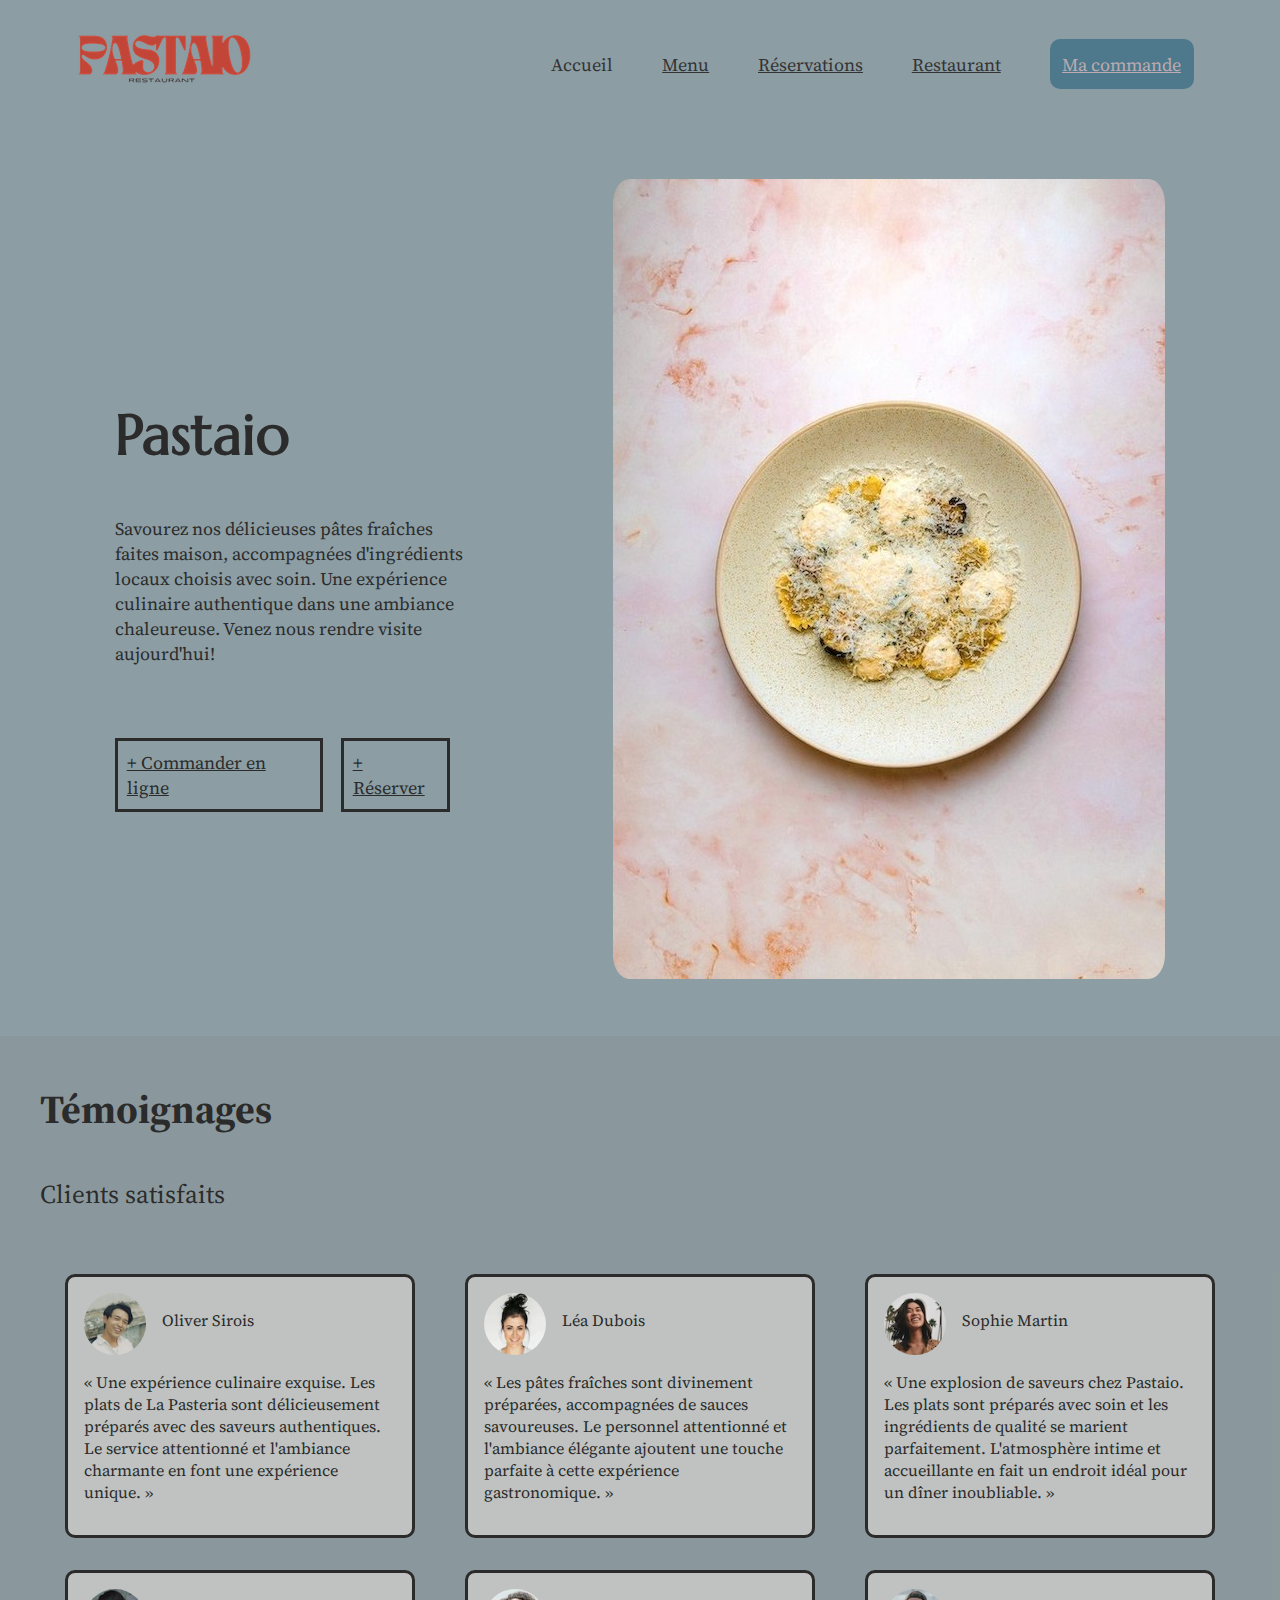
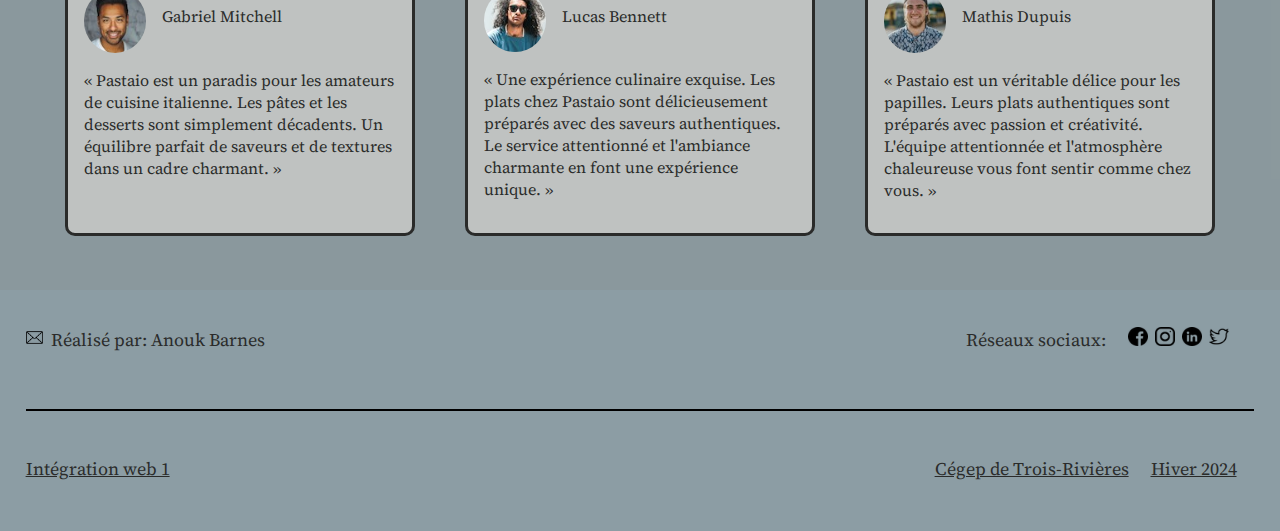
<file: index.html>
<!DOCTYPE html>
<html lang="fr-ca">
<head>
    <meta charset="UTF-8">
    <meta name="viewport" content="width=device-width, initial-scale=1.0">
    <title>Pastaio</title>
    
    <link rel="stylesheet" href="css/style.css">
    <link rel="icon" href="favicon.ico">

    <link rel="preconnect" href="https://fonts.googleapis.com">
    <link rel="preconnect" href="https://fonts.gstatic.com" crossorigin>
    <link href="https://fonts.googleapis.com/css2?family=Source+Serif+4:opsz@8..60&display=swap" rel="stylesheet">

    <link rel="preconnect" href="https://fonts.googleapis.com">
    <link rel="preconnect" href="https://fonts.gstatic.com" crossorigin>
    <link href="https://fonts.googleapis.com/css2?family=Marcellus&display=swap" rel="stylesheet">
</head>

<body class="accueil-img">
    <header>
        <h1><a href="./index.html"><img src="img/logo.png" alt="logo"></a></h1>
        <nav>
            <div>
                <ul id="nav-long">
                    <li><a class="actuel" href="./index.html">Accueil</a></li>
                    <li><a href="./menu.html">Menu</a></li>
                    <li><a href="./reservations.html">Réservations</a></li>
                    <li><a href="./restaurant.html">Restaurant</a></li>
                    <li><a class="btn-commande-nav" href="./macommande.html">Ma commande</a></li>
                </ul>
            </div>

            <div>
                <img id="nav-hamburger" src="img/nav-hamburger.png" alt="Icône menu hamburger">
            </div>
            <div id="nav-mobile" class="hidden">
                <img id="nav-close" src="img/nav-close.png" alt="Icône fermeture de menu">
                <h1><a href="./index.html"><img src="img/logo.png" alt="logo"></a></h1>
                <ul>
                    <li><a class="actuel" href="./index.html">Accueil</a></li>
                    <li><a href="./menu.html">Menu</a></li>
                    <li><a href="./reservations.html">Réservations</a></li>
                    <li><a href="./restaurant.html">Restaurant</a></li>
                    <li><a class="btn-commande-nav" href="./macommande.html">Ma commande</a></li>
                </ul>
            </div>
        </nav>
    </header>

    
    <main>
        <div>
            <section class="container flex-accueil">
                <div class="overlay-txt description-accueil"> 
                    <h2 class="nom-restaurant">Pastaio</h2>
                    <p>Savourez nos délicieuses pâtes fraîches faites maison, accompagnées d'ingrédients locaux choisis avec soin. Une expérience culinaire authentique  dans une ambiance chaleureuse. Venez nous rendre visite aujourd'hui!</p>
                    <div class="btn-accueil">
                        <a href="./macommande.html">+ Commander en ligne</a>
                        <a href="./reservations.html">+ Réserver</a>
                    </div>
                </div>
                <div>
                    <img  src="img/accueil.jpg" alt="Assiette de tortelinis">
                </div>
            </section>
        </div>
    

<!--Section cartes de clients satisfaits-->

        <div class="background-clients">
            <section class="container section-clients">
                <h6>Témoignages</h6>
                <p class="nom-section">Clients satisfaits<p>
                <div class="flex-clients">
                    <div class="carte-client">
                        <div class="flex-img-client">
                            <img src="img/client-1.jpg" alt="Client 1">
                            <p class="nom-client">Oliver Sirois</p>
                        </div>
                        <p>« Une expérience culinaire exquise. Les plats de La Pasteria sont délicieusement préparés avec des saveurs authentiques. Le service attentionné et l'ambiance charmante en font une expérience unique. »</p>
                    </div>

                    <div class="carte-client">
                        <div class="flex-img-client">
                            <img src="img/client-2.jpg" alt="Client 1">
                            <p class="nom-client">Léa Dubois</p>
                        </div>
                        <p>« Les pâtes fraîches sont divinement préparées, accompagnées de sauces savoureuses. Le personnel attentionné et l'ambiance élégante ajoutent une touche parfaite à cette expérience gastronomique. »</p>
                    </div>

                    <div class="carte-client">
                        <div class="flex-img-client">
                            <img src="img/client-3.jpg" alt="Client 1">
                            <p class="nom-client">Sophie Martin</p>
                        </div>
                        <p>« Une explosion de saveurs chez Pastaio. Les plats sont préparés avec soin et les ingrédients de qualité se marient parfaitement.  L'atmosphère intime et accueillante en fait un endroit idéal pour un dîner inoubliable. »</p>
                    </div>

                    <div class="carte-client">
                        <div class="flex-img-client">
                            <img src="img/client-4.jpg" alt="Client 1">
                            <p class="nom-client">Gabriel Mitchell</p>
                        </div>
                        <p>« Pastaio est un paradis pour les amateurs de cuisine italienne. Les pâtes et les desserts sont simplement décadents. Un équilibre parfait de saveurs et de textures dans un cadre charmant. »</p>
                    </div>

                    <div class="carte-client">
                        <div class="flex-img-client">
                            <img src="img/client-5.jpg" alt="Client 1">
                            <p class="nom-client">Lucas Bennett</p>
                        </div>
                        <p>« Une expérience culinaire exquise. Les plats chez Pastaio sont délicieusement préparés avec des saveurs authentiques. Le service attentionné et l'ambiance charmante en font une expérience unique. »</p>
                    </div>

                    <div class="carte-client">
                        <div class="flex-img-client">
                            <img src="img/client-6.jpg" alt="Client 1">
                            <p class="nom-client">Mathis Dupuis</p>
                        </div>
                        <p>« Pastaio est un véritable délice pour les papilles. Leurs plats authentiques sont préparés avec passion et créativité. L'équipe attentionnée et l'atmosphère chaleureuse vous font sentir comme chez vous. »</p>
                    </div>
                </div>
            
            </section>
        </div>
    </main>

<!--Footer-->

    <footer>
        <div class="flex-footer-credits">
            <div class="name-footer">
                <a href="mailto:anouk721@gmail.com"><img src="img/enveloppe.png" alt="courriel"></a>
                <p>Réalisé par: Anouk Barnes</p>
            </div>
            <div class="logo-socials">
                <p>Réseaux sociaux:</p>
                <a href="#"><img src="img/facebook.png" alt="Facebook"></a>
                <a href="#"><img src="img/instagram.png" alt="Instagram"></a>
                <a href="#"><img src="img/linkedin.png" alt="linkedin"></a>
                <a href="#"><img src="img/twitter.png" alt="Twitter"></a>
            </div>
        </div>
        <hr>
        <div class="flex-footer-cours">
            <div>
                <p>Intégration web 1</p>
            </div>
            <div>
                <p>Cégep de Trois-Rivières</p> 
                <p>Hiver 2024</p>
            </div>
        </div>
    </footer>
    <script src="scripts/script.js"></script>
</body>
</html>
</file>
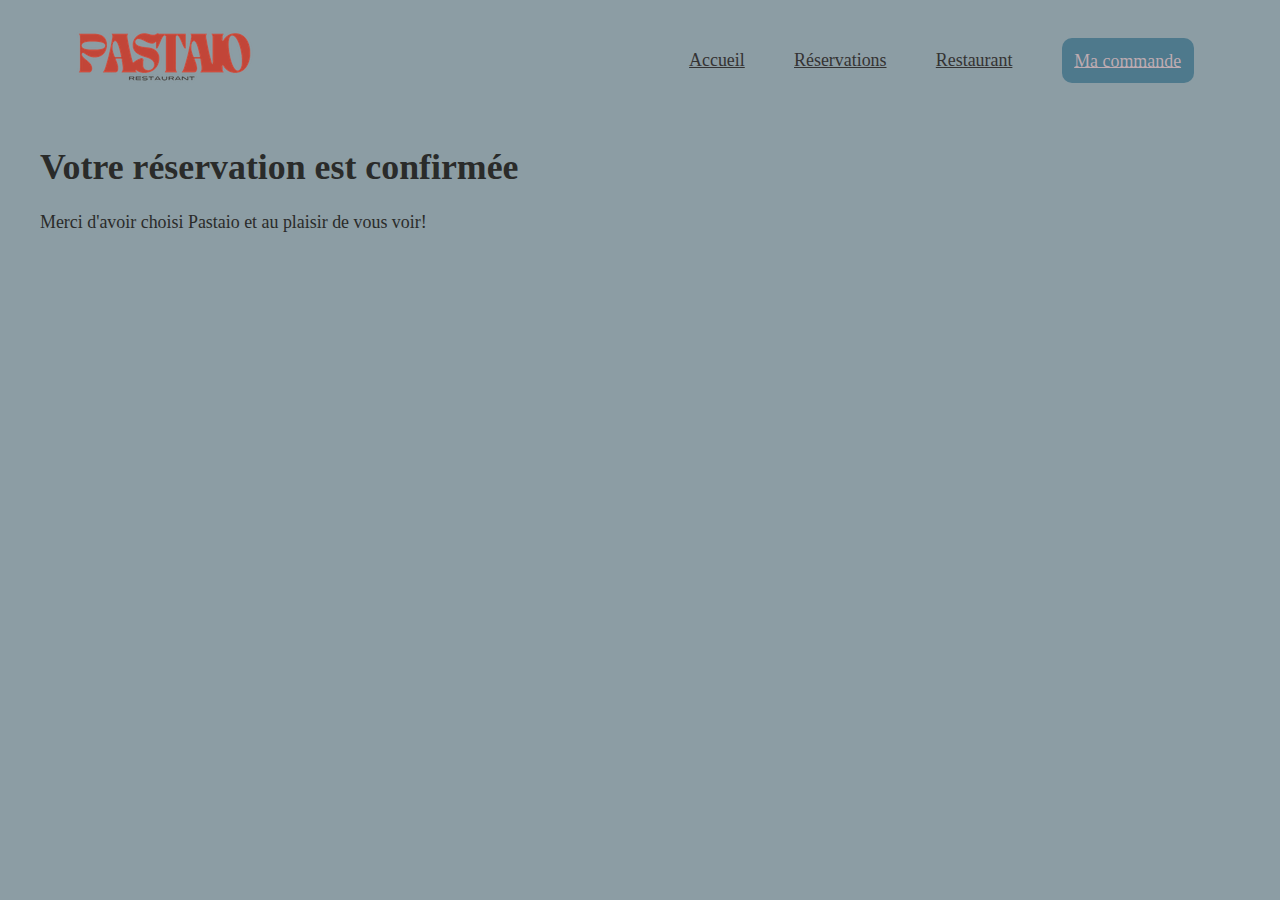
<file: confirmation.html>
<!DOCTYPE html>
<html lang="fr-ca">
<head>
    <meta charset="UTF-8">
    <meta name="viewport" content="width=device-width, initial-scale=1.0">
    <title>Pastaio</title>
    
    <link rel="stylesheet" href="css/style.css">
</head>

<body>
    <header>
        <h2><a href="./index.html"><img src="img/logo.png" alt="logo"></h2>
        <nav>
            <ul>
                <li><a  href="./index.html">Accueil</a></li>
                <li><a  href="./reservations.html">Réservations</a></li>
                <li><a  href="./restaurant.html">Restaurant</a></li>
                <li><a class="btn-commande-nav" href="./macommande.html">Ma commande</a></li>
            </ul>
        </nav>
    </header>

    <main>
        <div class="container">
            <h1>Votre réservation est confirmée</h1>
            <p>Merci d'avoir choisi Pastaio et au plaisir de vous voir!</p>
        </div>
    </main>
</body>
</html>
</file>
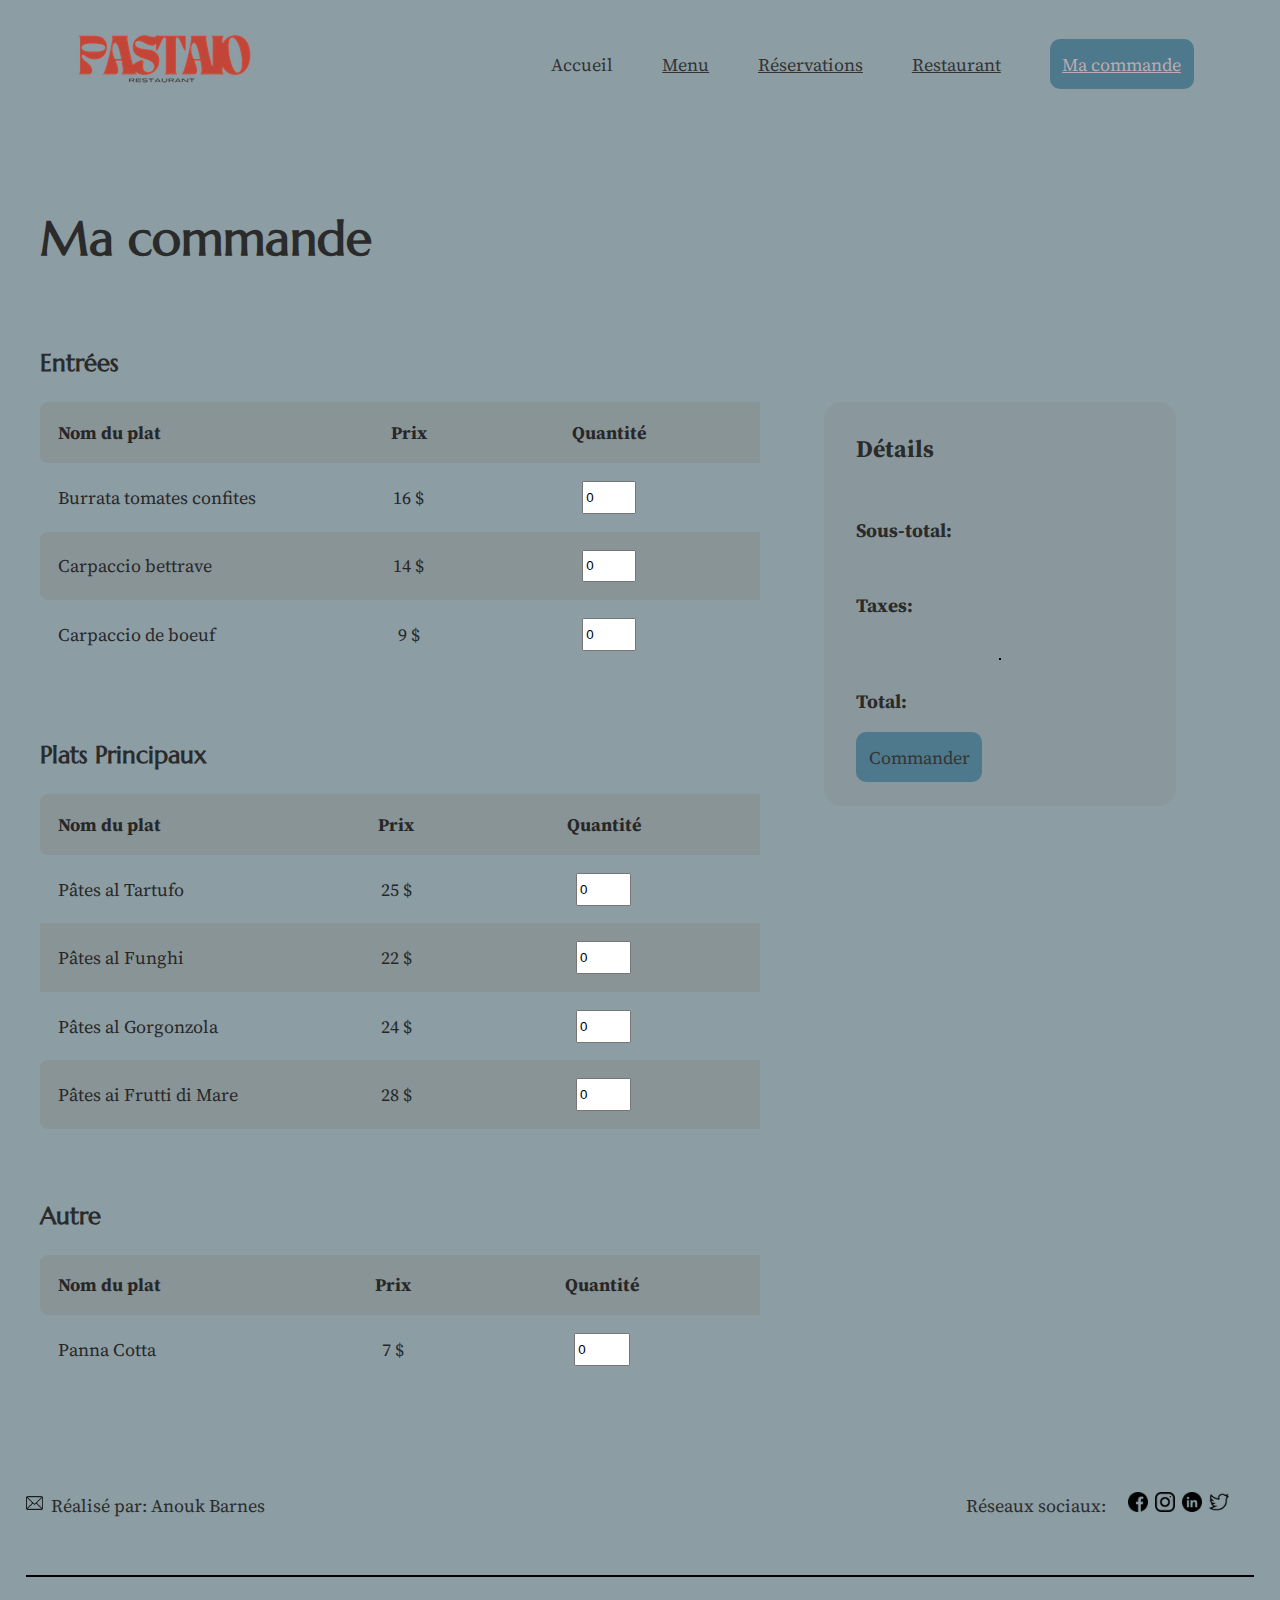
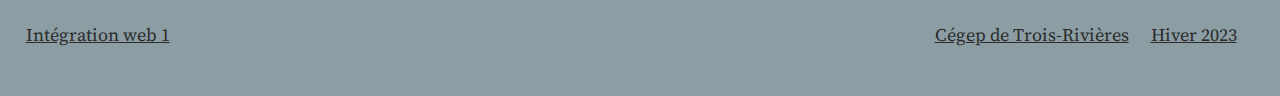
<file: macommande.html>
<!DOCTYPE html>
<html lang="fr-ca">
<head>
    <meta charset="UTF-8">
    <meta name="viewport" content="width=device-width, initial-scale=1.0">
    <title>Pastaio</title>
    
    <link rel="stylesheet" href="css/style.css">
    <link rel="stylesheet" href="css/macommande.css">
    <link rel="icon" href="favicon.ico">

    <link rel="preconnect" href="https://fonts.googleapis.com">
    <link rel="preconnect" href="https://fonts.gstatic.com" crossorigin>
    <link href="https://fonts.googleapis.com/css2?family=Source+Serif+4:opsz@8..60&display=swap" rel="stylesheet">

    <link rel="preconnect" href="https://fonts.googleapis.com">
    <link rel="preconnect" href="https://fonts.gstatic.com" crossorigin>
    <link href="https://fonts.googleapis.com/css2?family=Source+Serif+4:opsz,wght@8..60,700&display=swap" rel="stylesheet">

    <link rel="preconnect" href="https://fonts.googleapis.com">
    <link rel="preconnect" href="https://fonts.gstatic.com" crossorigin>
    <link href="https://fonts.googleapis.com/css2?family=Marcellus&display=swap" rel="stylesheet">

</head>

<body>
    <header>
        <h1><a href="./index.html"><img src="img/logo.png" alt="logo"></a></h1>
        <nav>
            <div>
                <ul id="nav-long">
                    <li><a class="actuel" href="./index.html">Accueil</a></li>
                    <li><a href="./menu.html">Menu</a></li>
                    <li><a href="./reservations.html">Réservations</a></li>
                    <li><a href="./restaurant.html">Restaurant</a></li>
                    <li><a class="btn-commande-nav" href="./macommande.html">Ma commande</a></li>
                </ul>
            </div>

            <div>
                <img id="nav-hamburger" src="img/nav-hamburger.png" alt="Icône menu hamburger">
            </div>
            <div id="nav-mobile" class="hidden">
                <img id="nav-close" src="img/nav-close.png" alt="Icône fermeture de menu">
                <h1><a href="./index.html"><img src="img/logo.png" alt="logo"></a></h1>
                <ul>
                    <li><a class="actuel" href="./index.html">Accueil</a></li>
                    <li><a href="./menu.html">Menu</a></li>
                    <li><a href="./reservations.html">Réservations</a></li>
                    <li><a href="./restaurant.html">Restaurant</a></li>
                    <li><a class="btn-commande-nav" href="./macommande.html">Ma commande</a></li>
                </ul>
            </div>
        </nav>
    </header>

    <main>
        <section class="container">
            
            <h1 class="title-page">Ma commande</h1>

            <h3 class="titre-sec-table">Entrées</h3>
            <div class="flex-commande">
                <div class="tables-container">
                    <table>
                        <tr>
                            <th class="name align-left colored-row rounded">Nom du plat</th>
                            <th class="colored-row">Prix</th>
                            <th class="colored-row">Quantité</th>
                        </tr>
                        <tr>
                            <td class="align-left">Burrata tomates confites</td>
                            <td class="price">16 $</td>
                            <td>
                                <label class="sr-only" for="qte">Quantité</label>
                                <input type="number" class="qte" name="qte" value="0">
                            </td>
                        </tr>
                        <tr>
                            <td class="align-left colored-row rounded">Carpaccio bettrave</td>
                            <td class="colored-row price">14 $</td>
                            <td class="colored-row">
                                <label class="sr-only" for="qte">Quantité</label>
                                <input type="number" class="qte" name="qte" value="0">
                            </td>
                        </tr>
                        <tr>
                            <td class="align-left">Carpaccio de boeuf</td>
                            <td class="price">9 $</td>
                            <td>
                                <label class="sr-only" for="qte">Quantité</label>
                                <input type="number" class="qte" name="qte" value="0">
                            </td>
                        </tr>
                    </table>
                    
                    <h3 class="titre-sec-table">Plats Principaux</h3>
                    <table>
                        <tr>
                            <th class="name align-left colored-row rounded">Nom du plat</th>
                            <th class="colored-row">Prix</th>
                            <th class="colored-row">Quantité</th>
                        </tr>
                        <tr>
                            <td class="align-left">Pâtes al Tartufo</td>
                            <td class="price">25 $</td>
                            <td>
                                <label class="sr-only" for="qte">Quantité</label>
                                <input type="number" class="qte" name="qte" value="0">
                            </td>
                        </tr>
                        <tr>
                            <td class="align-left colored-row">Pâtes al Funghi</td>
                            <td class="colored-row price">22 $</td>
                            <td class="colored-row">
                                <label class="sr-only" for="qte">Quantité</label>
                                <input type="number" class="qte" name="qte" value="0">
                            </td>
                        </tr>
                        <tr>
                            <td class="align-left">Pâtes al Gorgonzola</td>
                            <td class="price">24 $</td>
                            <td>
                                <label class="sr-only" for="qte">Quantité</label>
                                <input type="number" class="qte" name="qte" value="0">
                            </td>
                        </tr>
                        <tr>
                            <td class="align-left colored-row rounded">Pâtes ai Frutti di Mare</td>
                            <td class="colored-row price">28 $</td>
                            <td class="colored-row" class="price">
                                <label class="sr-only" for="qte">Quantité</label>
                                <input type="number" class="qte" name="qte" value="0">
                            </td>
                        </tr>
                    </table>
                
                    <h3 class="titre-sec-table">Autre</h3>
                    <table>
                        <tr>
                            <th class="name align-left colored-row rounded">Nom du plat</th>
                            <th class="colored-row">Prix</th>
                            <th class="colored-row">Quantité</th>
                        </tr>
                        <tr>
                            <td class="align-left">Panna Cotta</td>
                            <td class="price">7 $</td>
                            <td>
                                <label class="sr-only" for="qte">Quantité</label>
                                <input type="number" class="qte" name="qte" value="0">
                            </td>
                        </tr>
                    </table>
                </div>

                <div class="card">
                    <h4>Détails</h4>
                    <div class="flex-prix">
                        <p>Sous-total:</p>
                        <span id="sous-total"></span>
                    </div>
                    <div class="flex-prix">
                        <p>Taxes:</p>
                        <span id="taxes"></span>
                    </div>
                    <hr>
                    <div class="flex-prix">
                        <p>Total:</p>
                        <span id="total"></span>
                    </div>
                    <div class="carte-btn">
                        <a class="btn-commande" href="#">Commander</a>
                    </div>  
                </div>
            </div>
        </section>

    </main>

        <footer>
            <div class="flex-footer-credits">
                <div class="name-footer">
                    <a href="mailto:anouk721@gmail.com"><img src="img/enveloppe.png" alt="courriel"></a>
                    <p>Réalisé par: Anouk Barnes</p>
                </div>
                <div class="logo-socials">
                    <p>Réseaux sociaux:</p>
                    <a href="#"><img src="img/facebook.png" alt="Facebook"></a>
                    <a href="#"><img src="img/instagram.png" alt="Instagram"></a>
                    <a href="#"><img src="img/linkedin.png" alt="linkedin"></a>
                    <a href="#"><img src="img/twitter.png" alt="Twitter"></a>
                </div>
            </div>
           <hr> 
            <div class="flex-footer-cours">
                <div>
                    <p>Intégration web 1</p>
                </div>
                <div>
                    <p>Cégep de Trois-Rivières</p> 
                    <p>Hiver 2023</p>
                </div>
            </div>
        </footer>
        <script src="scripts/script.js"></script>
    </body>
    </html>
</file>
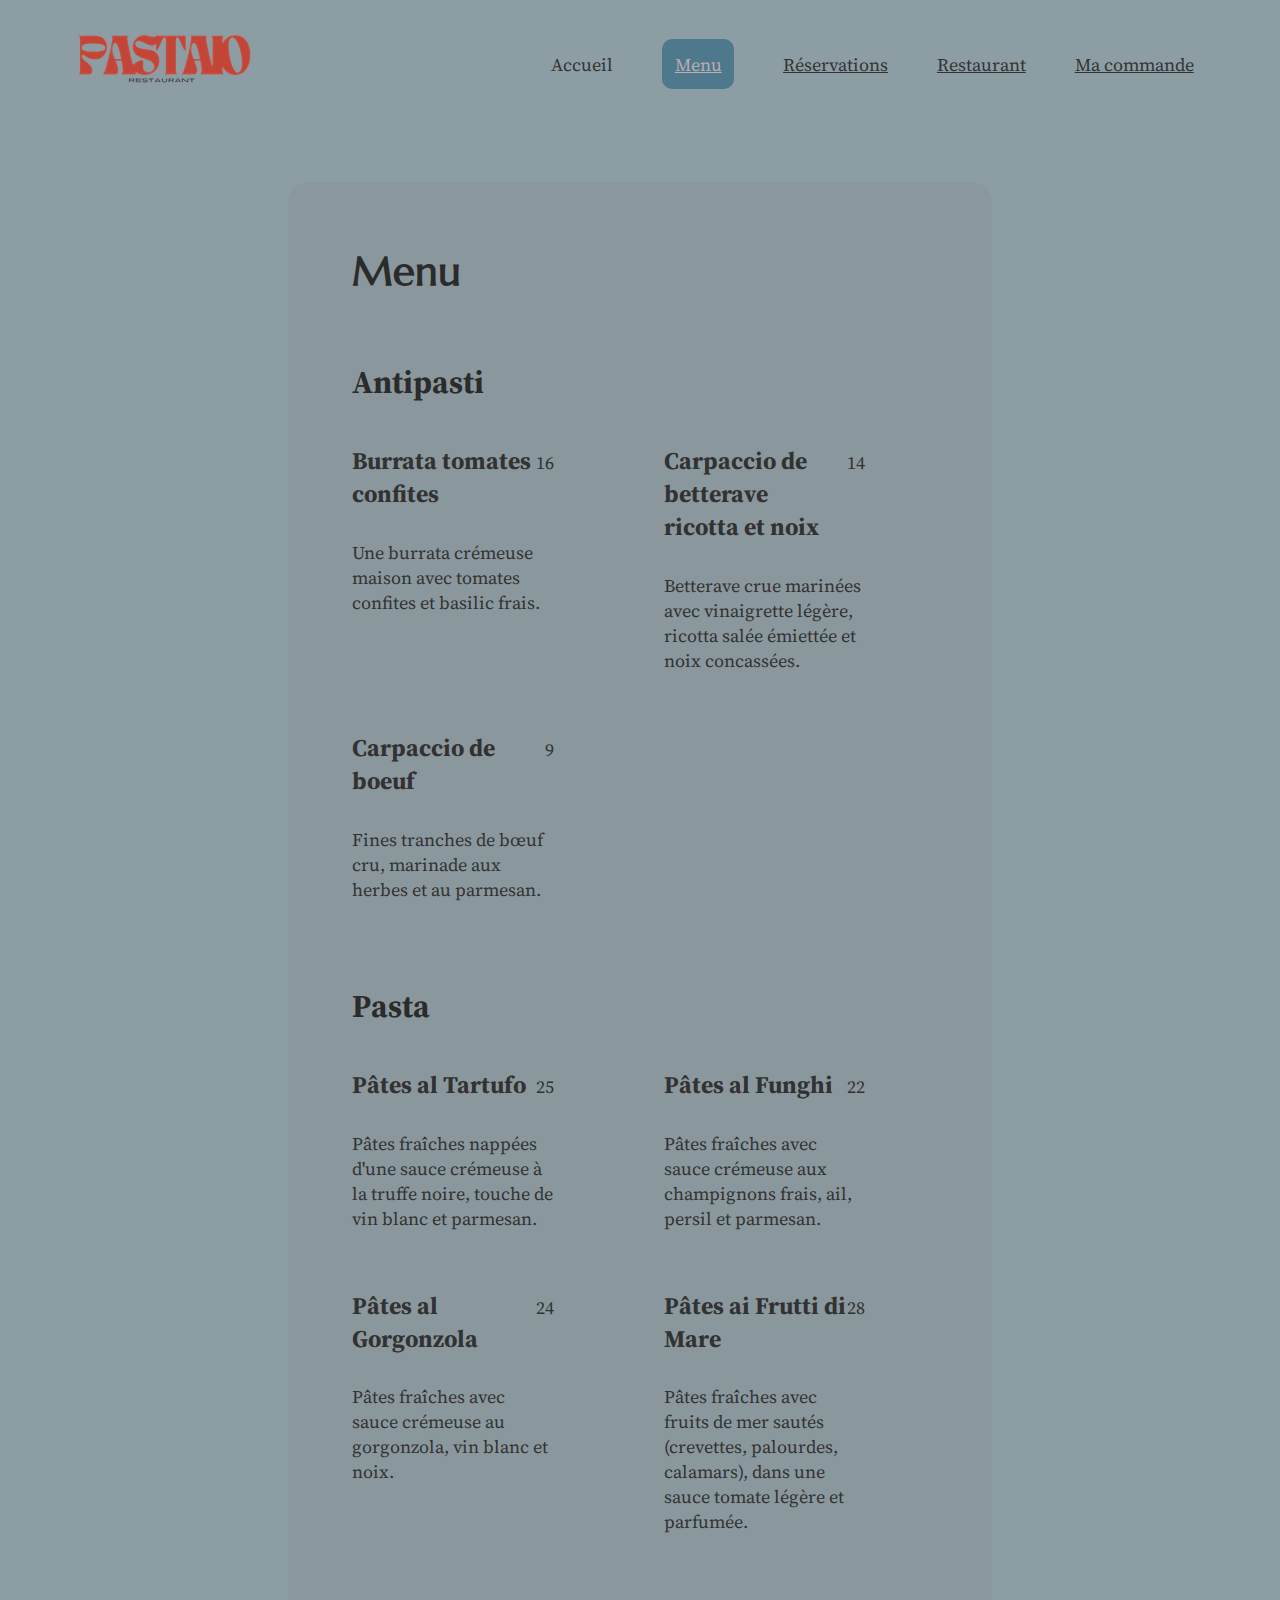
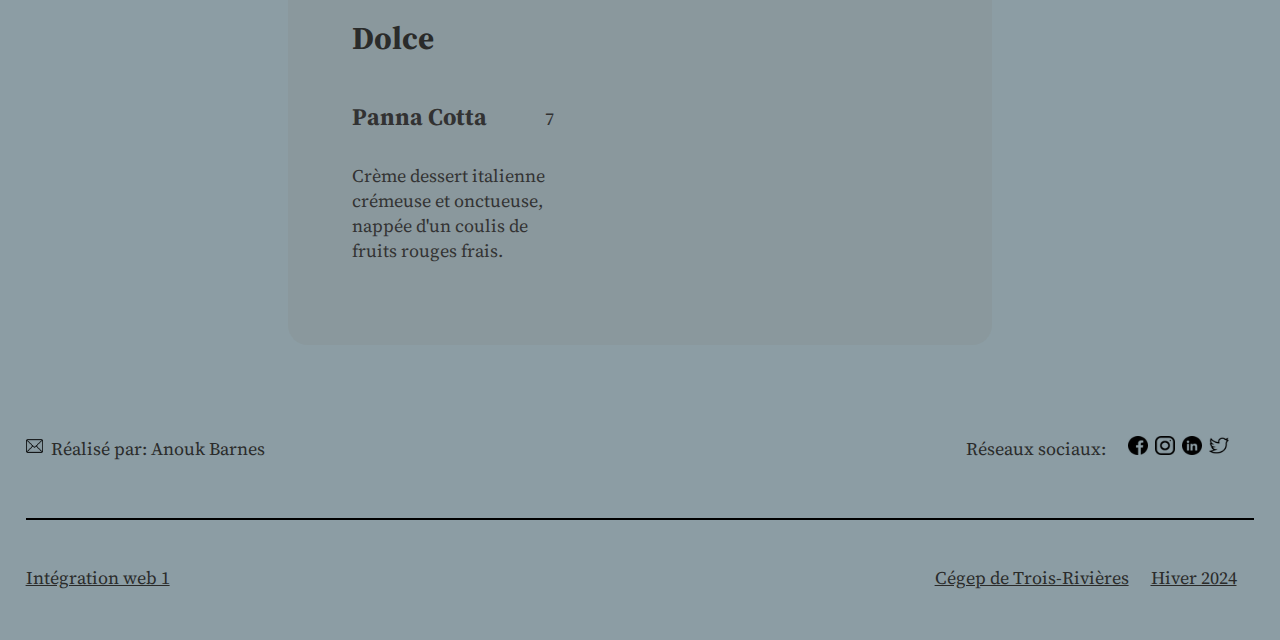
<file: menu.html>
<!DOCTYPE html>
<html lang="fr-ca">
<head>
    <meta charset="UTF-8">
    <meta name="viewport" content="width=device-width, initial-scale=1.0">
    <title>Pastaio</title>
    
    <link rel="stylesheet" href="css/style.css">
    <link rel="icon" href="favicon.ico">

    <link rel="preconnect" href="https://fonts.googleapis.com">
    <link rel="preconnect" href="https://fonts.gstatic.com" crossorigin>
    <link href="https://fonts.googleapis.com/css2?family=Source+Serif+4:opsz@8..60&display=swap" rel="stylesheet">

    <link rel="preconnect" href="https://fonts.googleapis.com">
    <link rel="preconnect" href="https://fonts.gstatic.com" crossorigin>
    <link href="https://fonts.googleapis.com/css2?family=Marcellus&display=swap" rel="stylesheet">
</head>

<body>
    <header>
        <h1><a href="./index.html"><img src="img/logo.png" alt="logo"></a></h1>
        <nav>
            <div>
                <ul id="nav-long">
                    <li><a class="actuel" href="./index.html">Accueil</a></li>
                    <li><a class="btn-commande-nav" href="./menu.html">Menu</a></li>
                    <li><a href="./reservations.html">Réservations</a></li>
                    <li><a href="./restaurant.html">Restaurant</a></li>
                    <li><a href="./macommande.html">Ma commande</a></li>
                </ul>
            </div>

            <div id="nav-hamburger">
                <img  src="img/nav-hamburger.png" alt="Icône menu hamburger">
                <div class="navigation">
                    <ul id="nav-long">
                        <li><a class="actuel" href="./index.html">Accueil</a></li>
                        <li><a class="btn-commande-nav" href="./menu.html">Menu</a></li>
                        <li><a href="./reservations.html">Réservations</a></li>
                        <li><a href="./restaurant.html">Restaurant</a></li>
                        <li><a href="./macommande.html">Ma commande</a></li>
                    </ul>
                </div>
            </div>
        </nav>
    </header>

    
    <main>
        <!--Section Menu-->

        <section class="container container-menu">
            <h3>Menu</h3>
            
            <h4>Antipasti</h4>
            <div class="flex-menu">
                <div class="carte-menu box-gauche">
                    <div class="flex-prix">
                        <h5>Burrata tomates confites</h5>
                        <span>16</span>
                    </div>
                    <p>Une burrata crémeuse maison avec tomates confites et basilic frais.</p>
                </div>
                <div class="carte-menu box-droite">
                    <div class="flex-prix">
                        <h5>Carpaccio de betterave ricotta et noix</h5>
                        <span>14</span>
                    </div>
                    <p>Betterave crue marinées avec vinaigrette légère, ricotta salée émiettée et noix concassées.</p>
                </div>
                <div class="carte-menu box-gauche">
                    <div class="flex-prix">
                        <h5>Carpaccio de boeuf</h5>
                        <span>9</span>
                    </div>
                    <p>Fines tranches de bœuf cru, marinade aux herbes et au parmesan.</p>
                </div>
            </div>

            <h4>Pasta</h4>
            <div class="flex-menu">
                <div class="carte-menu box-gauche">
                    <div class="flex-prix">
                        <h5>Pâtes al Tartufo</h5>
                        <span>25</span>
                    </div>
                    <p>Pâtes fraîches nappées d'une sauce crémeuse à la truffe noire, touche de vin blanc et parmesan.</p>
                </div>
                <div class="carte-menu box-droite">
                    <div class="flex-prix">
                        <h5>Pâtes al Funghi</h5>
                        <span>22</span>
                    </div>
                    <p>Pâtes fraîches avec sauce crémeuse aux champignons frais, ail, persil et parmesan.</p>
                </div>
                <div class="carte-menu box-gauche">
                    <div class="flex-prix">
                        <h5>Pâtes al Gorgonzola</h5>
                        <span>24</span>
                    </div>
                    <p>Pâtes fraîches avec sauce crémeuse au gorgonzola, vin blanc et noix.</p>
                </div>
                <div class="carte-menu box-droite">
                    <div class="flex-prix">
                        <h5>Pâtes ai Frutti di Mare</h5>
                        <span>28</span>
                    </div>
                    <p>Pâtes fraîches avec fruits de mer sautés (crevettes, palourdes, calamars), dans une sauce tomate légère et parfumée.</p>
                </div>
            </div>

            <h4>Dolce</h4>
            <div class="flex-menu">
                <div class="carte-menu box-gauche">
                    <div class="flex-prix">
                        <h5>Panna Cotta</h5>
                        <span>7</span>
                    </div>
                    <p>Crème dessert italienne crémeuse et onctueuse, nappée d'un coulis de fruits rouges frais.</p>
                </div>
            </div>
            
        </section>
    </main>

    <!--Footer-->
    
        <footer>
            <div class="flex-footer-credits">
                <div class="name-footer">
                    <a href="mailto:anouk721@gmail.com"><img src="img/enveloppe.png" alt="courriel"></a>
                    <p>Réalisé par: Anouk Barnes</p>
                </div>
                <div class="logo-socials">
                    <p>Réseaux sociaux:</p>
                    <a href="#"><img src="img/facebook.png" alt="Facebook"></a>
                    <a href="#"><img src="img/instagram.png" alt="Instagram"></a>
                    <a href="#"><img src="img/linkedin.png" alt="linkedin"></a>
                    <a href="#"><img src="img/twitter.png" alt="Twitter"></a>
                </div>
            </div>
            <hr>
            <div class="flex-footer-cours">
                <div>
                    <p>Intégration web 1</p>
                </div>
                <div>
                    <p>Cégep de Trois-Rivières</p> 
                    <p>Hiver 2024</p>
                </div>
            </div>
        </footer>
        <script src="scripts/script.js"></script>
    </body>
    </html>
</file>
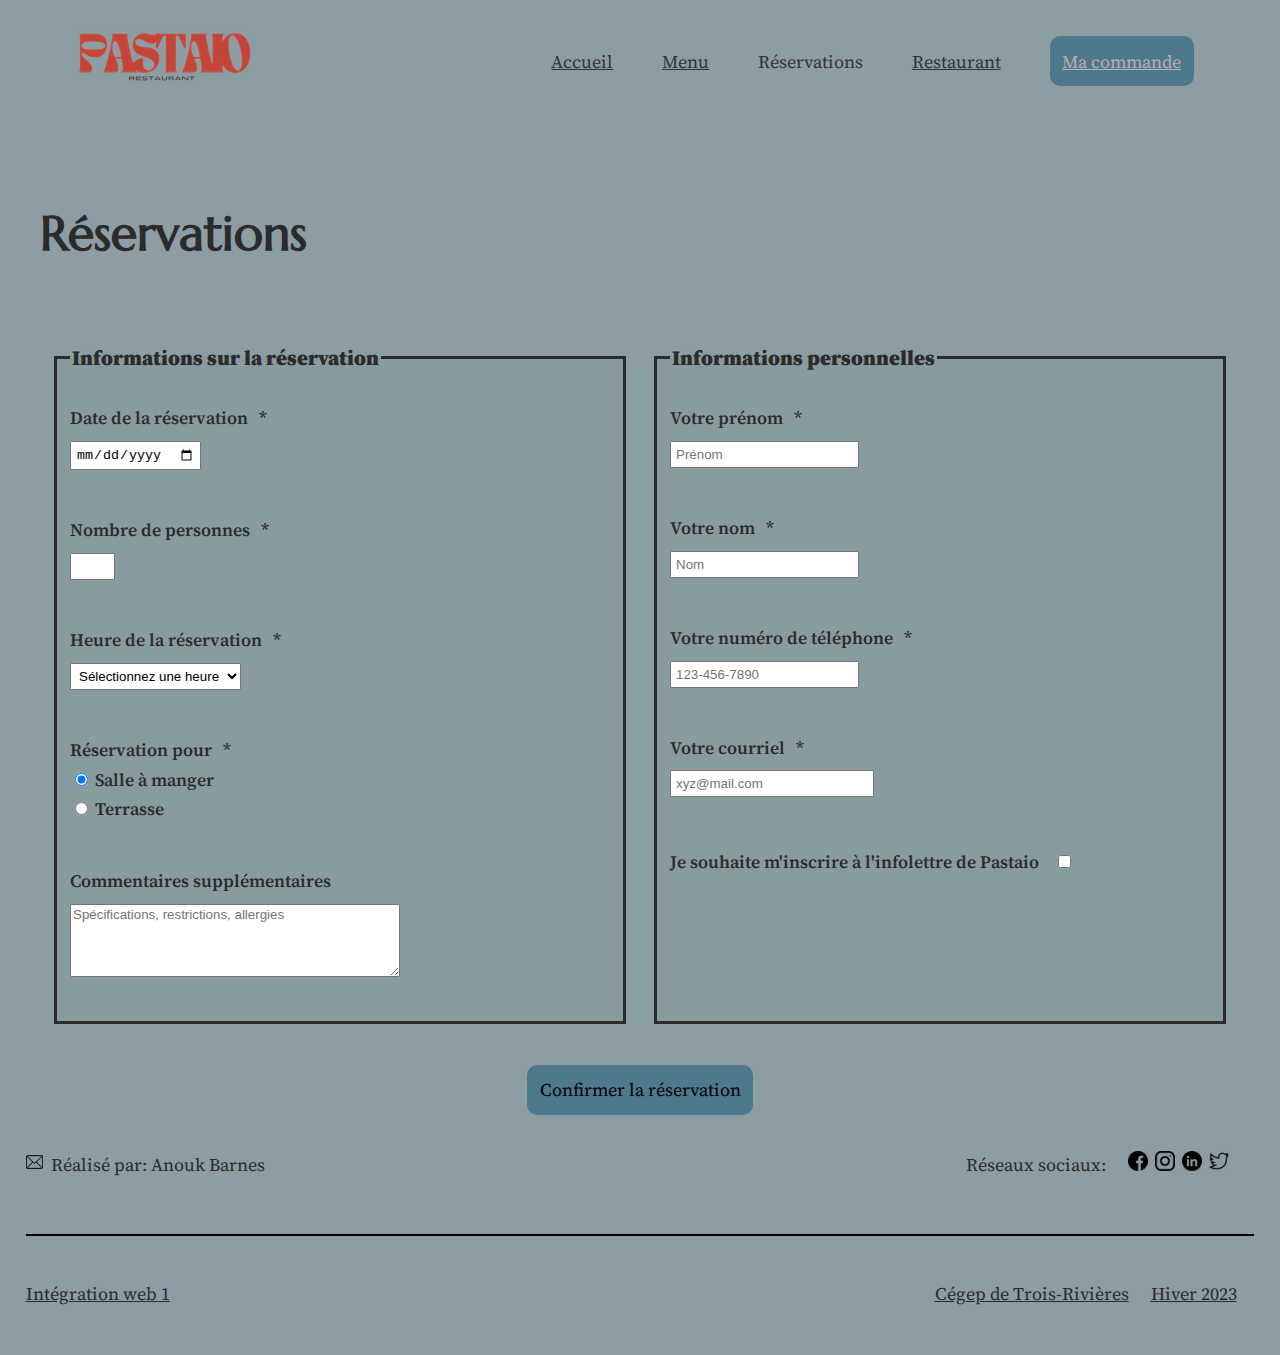
<file: reservations.html>
<!DOCTYPE html>
<html lang="fr-ca">
<head>
    <meta charset="UTF-8">
    <meta name="viewport" content="width=device-width, initial-scale=1.0">
    <title>Pastaio</title>
    
    <link rel="stylesheet" href="css/style.css">
    <link rel="stylesheet" href="css/reservations.css">
    <link rel="icon" href="favicon.ico">

    <link rel="preconnect" href="https://fonts.googleapis.com">
    <link rel="preconnect" href="https://fonts.gstatic.com" crossorigin>
    <link href="https://fonts.googleapis.com/css2?family=Source+Serif+4:opsz@8..60&display=swap" rel="stylesheet">

    <link rel="preconnect" href="https://fonts.googleapis.com">
    <link rel="preconnect" href="https://fonts.gstatic.com" crossorigin>
    <link href="https://fonts.googleapis.com/css2?family=Marcellus&display=swap" rel="stylesheet">
</head>

<body>
    <header>
        <h2><a href="./index.html"><img src="img/logo.png" alt="logo"></a></h2>
        <nav>
            <div>
                <ul id="nav-long">
                    <li><a href="./index.html">Accueil</a></li>
                    <li><a href="./menu.html">Menu</a></li>
                    <li><a class="actuel" href="./reservations.html">Réservations</a></li>
                    <li><a href="./restaurant.html">Restaurant</a></li>
                    <li><a class="btn-commande-nav" href="./macommande.html">Ma commande</a></li>
                </ul>
            </div>

            <div id="nav-hamburger">
                <img  src="img/nav-hamburger.png" alt="Icône menu hamburger">
            </div>
        </nav>
    </header>

    <main>
        <section class="container">
            <h1 class="title-page">Réservations</h1>

            <form id="form"  method="post" action= "confirmation.html" class="flex-form" novalidate>
                
                <fieldset class="marg-form form-left">
                    <legend class="marg-box">Informations sur la réservation</legend> 

                    <div class="marg-box input-control">
                        <label for="date-reservation" class="form__label">Date de la réservation</label><span>*</span>
                        <div>
                            <input class="form__input" type="date" id="date-reservation" name="date-reservation" required>
                            <div class="errorMessage"></div>
                        </div>
                        
                    </div>

                    <div class="marg-box input-control">
                        <label for="nb-personnes" class="form__label">Nombre de personnes</label><span>*</span>
                        <div>
                            <input class="form__input" type="number" id="nb-personnes" name="nb-personnes" required>
                            <div class="errorMessage"></div>
                        </div>
                    </div>

                    <div class="marg-box input-control">
                        <label for="time-reservation" class="form__label">Heure de la réservation</label><span>*</span>
                        <div>
                            <select class="form__input" name="time-reservation" id="time-reservation" required>
                                <option value="">Sélectionnez une heure</option>
                                <option value="12:00">12:00</option>
                                <option value="12:30">12:30</option>
                                <option value="13:00">13:00</option>
                                <option value="13:30">13:30</option>
                                <option value="17:00">17:00</option>
                                <option value="17:30">17:30</option>
                                <option value="18:00">18:00</option>
                                <option value="18:30">18:30</option>
                                <option value="19:00">19:00</option>
                                <option value="19:30">19:30</option>
                                <option value="20:00">20:00</option>
                                <option value="20:30">20:30</option>
                                <option value="21:00">21:00</option>
                            </select>
                            <div class="errorMessage"></div>
                        </div>
                       
                    </div>

                    <div class="marg-box input-control">
                        <label class="form__label">Réservation pour</label><span>*</span>
                        <div>
                            <div>
                                <input class="form__input" type="radio" name="rdo-reservation" id="salle" value="salle" checked required>
                                <label for="salle" class="form__label">Salle à manger</label>
                            </div>
                            <div>
                                <input class="form__input" type="radio" name="rdo-reservation" id="terrasse" value="terrasse" required>
                                <label for="terrasse" class="form__label">Terrasse</label>
                            </div>
                            <div class="errorMessage"></div>
                        </div>
                    </div>

                    <div class="marg-box">
                        <label for="txt-comment">Commentaires supplémentaires</label>
                       <div>
                            <textarea id="txt-comment" name="txt-comment" placeholder="Spécifications, restrictions, allergies"></textarea>
                        </div> 
                    </div>		
                </fieldset>

                <fieldset class="marg-form form-right">
                    <legend class="marg-box">Informations personnelles</legend>
                    
                    <div class="marg-box input-control">
                        <label for="first-name" class="form__label">Votre prénom</label><span>*</span>
                        <div>
                            <input class="form__input" type="text" id="first-name" name="first-name" placeholder="Prénom" required>
                            <div class="errorMessage"></div>
                        </div>
                       
                    </div>

                    <div class="marg-box input-control">
                        <label for="last-name" class="form__label">Votre nom</label><span>*</span>
                        <div>
                            <input class="form__input" type="text" id="last-name" name="last-name" placeholder="Nom" required>
                            <div class="errorMessage"></div>
                        </div>
                        
                    </div>

                    <div class="marg-box input-control">
                        <label for="tel-client" class="form__label">Votre numéro de téléphone</label><span>*</span>
                        <div>
                            <input class="form__input" type="tel" id="tel-client" name="tel-client" placeholder="123-456-7890" required>
                            <div class="errorMessage"></div>
                        </div>
                        
                    </div>

                    <div class="marg-box input-control">
                        <label for="mail-client" class="form__label">Votre courriel</label><span>*</span>
                       <div> 
                            <input class="form__input" type="email" id="mail-client" name="mail-client" placeholder="xyz@mail.com" required>
                            <div class="errorMessage"></div>
                        </div>
                        
                    </div>

                    <div class="marg-box">
                        <label>Je souhaite m'inscrire à l'infolettre de Pastaio</label>
                        <input class="form__input" type="checkbox" id="ckb-lettre" name="ckb-lettre">
                    </div>
                </fieldset>

                    <div class="btn-form">
                        <input class="form__input" type="submit" id= "btn-form" value="Confirmer la réservation">
                    </div>

            </form>
        </section>

    </main>

    <footer>
        <div class="flex-footer-credits">
            <div class="name-footer">
                <a href="mailto:anouk721@gmail.com"><img src="img/enveloppe.png" alt="courriel"></a>
                <p>Réalisé par: Anouk Barnes</p>
            </div>
            <div class="logo-socials">
                <p>Réseaux sociaux:</p>
                <a href="#"><img src="img/facebook.png" alt="Facebook"></a>
                <a href="#"><img src="img/instagram.png" alt="Instagram"></a>
                <a href="#"><img src="img/linkedin.png" alt="linkedin"></a>
                <a href="#"><img src="img/twitter.png" alt="Twitter"></a>
            </div>
        </div>
        <hr>
        <div class="flex-footer-cours">
            <div>
                <p>Intégration web 1</p>
            </div>
            <div>
                <p>Cégep de Trois-Rivières</p> 
                <p>Hiver 2023</p>
            </div>
        </div>
    </footer>
    <script src="scripts/validationScript.js"></script>
    </body>
    <script src="scripts/script.js"></script>
    </html>
</file>
<file: css/style.css>
/* -------------------------------- */
/* ----- PROPRIÉTÉS GÉNÉRALES ----- */
/* -------------------------------- */

body {
    font-family: 'Source Serif 4', serif;
    margin: 0 auto;
    color: #2a2b2a;
    font-size: 1.12rem;
    background-color: #8c9da4;
}

header {
    display: flex;
    justify-content: space-between;
    align-items: center;
    padding-right: 5%;
    padding-left: 5%;
    margin: 0 auto;
    color: rgb(67, 65, 65);
    margin-bottom: 0;
}

.sr-only {
    display: none;
}

#nav-long {display: inline-block !important;}

#nav-hamburger {display: none !important;}

.hidden {
    display: none;
}

.active {
    display: block;
}

nav li {
    display: inline-block;
    margin: 1.25em 1.25em;
}

.actuel{
    text-decoration: none;
}
  
nav {
    text-align: right;
}

.btn-commande-nav {
    padding: 0.70em;
    border-radius: 10px;
    background-color: #4e798c;
    color: #bdabb1;
}

.btn-commande, #btn-form {
    padding: 0.7em;
    border-radius: 10px;
    background-color: #4e798c;
    text-decoration: none;
    border: none;
    font-family: 'Source Serif 4';
    font-size: 1.12rem;
}

h1, h2, h3 {
    font-family: 'Marcellus', serif;
    font-weight: bold;
}

.container{
    max-width: 1200px;
    margin: 0 auto;
}

a {
    color:#343333;
}

a:hover{
    color:#2e4b56;
}

.btn-commande:hover, #btn-form:hover, .btn-commande-nav:hover{
    color:#2e4b56;
}

footer{
    padding: 1.5% 2%;
}

footer p{
    display: inline-block;
    padding: 0 1em 0.7em 0;
}

footer img{
    padding-right: 0.2em;
    width: 8%;
    display: inline-block;
    box-sizing: border-box;
}

.flex-footer-cours{
    display: flex;
    justify-content: space-between;
}

.flex-footer-cours p{
    text-decoration: underline;
    padding-top: 1em;
}

.flex-footer-credits{
    display: flex;
    justify-content: space-between;
    padding-bottom: 1em;
}

.title-page {
    padding: 1em 0 1em 0;
    font-size: 3rem;
}

.name-footer{
    display: inline-block;
}


.logo-socials {
    display: inline-block;
}

hr {
    border: solid black;
    border-width: 1px;
}

/* -------------------------------- */
/* ------- HOMEPAGE BANNER -------- */
/* -------------------------------- */


.nom-restaurant {
    font-size: 3.5rem;
    color:#2a2b2a;
}

.flex-accueil {
    display: flex;
    align-items: center;
    justify-content: space-around;
    padding: 4%;
}

.description-accueil {
    width: 30%;
    padding-right: 1em;
}

.flex-accueil img {
    border-radius: 3%;
    width: 100%;
}

.flex-accueil a {
    padding: 0.5em;
    border: solid;
    border-color: #2a2b2a;
    margin-right: 1em;
    color:#2a2b2a;
}

.flex-accueil a:hover {
    color: #2e4b56;
}

.flex-accueil p {
    padding-bottom: 3em;
    color:#2a2b2a;
}


/* -------------------------------- */
/* ------------ MENU -------------- */
/* -------------------------------- */

.container-menu {
    max-width: 45%;
    padding: 5%;
    background-color: #86898638;
    border-radius: 20px;
    margin: 3em auto;
}

.flex-menu {
    display: flex;
    flex-wrap: wrap;
    justify-content: space-between;
    align-items: flex-start;
}

.carte-menu {
    display: inline-block;
    width: 35%;
    color:rgb(50, 50, 50);
}

.btn-accueil {
    display: flex;
}

.btn-accueil a {
    display: inline-block;
}

.box-gauche, .box-droite {
    padding-right: 3.5em;
}

.container-menu h3 {
    font-size: 2.5rem;
    margin: 0;
}

.container-menu h4 {
    font-size: 2rem;
    margin: 0 auto;
    padding-top: 2em;
}

.container-menu h5 {
    font-size: 1.5rem;
    margin-bottom: 0.5em;
}

.flex-prix {
    display: flex;
    align-items: baseline;
    justify-content: space-between;
}

/* -------------------------------- */
/* ----------- CLIENTS ------------ */
/* -------------------------------- */

.section-clients {
    padding-top: 2%;
    padding-bottom: 3%;
}

.section-clients h6 {
    font-size: 2.5rem;
    margin-top: 0.5em;
    margin-bottom: 1em;
}

.nom-section {
    font-size: 1.6rem;
    padding-bottom: 0.8em;
}

.carte-client {
    width: 26%;
    border:solid;
    border-width: 3px;
    padding: 1em;
    font-size: 16px;
    border-radius: 10px;
    margin:1em;
    background-color:#e3e0d996;
}

.flex-img-client {
    display: flex;
}

.background-clients {
    background-color: #86898638;
}

.flex-clients {
    display: flex;
    flex-wrap: wrap;
    justify-content: space-around;
}

.nom-client {
    display: inline-block;
    padding-left: 1em;
}

.flex-clients img {
    border-radius: 50%;
    width: 20%;
}

/* -------------------------------- */
/* -------- MEDIA QUERIES --------- */
/* -------------------------------- */


/* -------- 1200PX --------- */

@media  screen and (max-width: 1200px) {
    .container {
        margin-left: 4%;
        margin-right: 4%;
    }

    .flex-clients {justify-content: center;}

    .description-accueil {
        width: 40%;
    }

    .container-menu {
        max-width: 75%;
        padding: 5%;
        margin: 3em auto;
    }

    .container-image-banner img{width: 90%;}

}


/* -------- 960PX --------- */


@media  screen and (max-width: 960px) {

    header {
        display: inline-block;
        padding-left: 2%;
    }

    header img {width: 80%;}

    #nav-long {display: none !important;}

    #nav-hamburger {
        display: inline-block !important;
        width: 30px;
        position: fixed;
        top: 1.5em;
        right: 1.6em;
        cursor: pointer;
    }

    #nav-long {
        font-size: 1rem;
        padding-left: 0;
    }

    #nav-mobile {
        display: none;
    }

    #nav-mobile.active {
        width: 100%;
        display: flex; 
        position: fixed;
        align-items: center;
        flex-direction: column;
        justify-content: center;
        align-items: center;
        background-color: #8c9da4;
        inset: 0;
    }

    #nav-mobile li {
        display: flex;
        flex-direction: column;
        text-align: center;
    }

    #nav-close  {
        display: inline-block !important;
        width: 50px;
        position: fixed;
        top: 1.5em;
        right: 1.6em;
        cursor: pointer;
    }

    .btn-accueil{
        flex-direction: column;
        align-items: center;
    }
    
    .btn-accueil a {margin-bottom: 2em;}

    .flex-accueil {justify-content: space-around;}

    .container-image-banner img {
        margin-left: 8%;
    }

    .flex-clients img {width: 25%;}

    footer {
        font-size: 0.9rem;
        margin-top: 5%;
    }

    .container-menu {
        max-width: 75%;
        padding: 5%;
        margin: 3em auto;
    }

    .container-menu h3 {font-size:2rem;}

    .container-menu h4 {font-size:1.7rem;}

    .container-menu h5 {font-size: 1.3rem;}

    .carte-client {width: 25%;}
    
}


/* -------- 570PX --------- */

@media  screen and (max-width: 570px) {

    body {font-size: 1rem;}

    .flex-accueil {
        flex-direction: column;
    }

    .flex-accueil p {
        /*
        padding-bottom: 18em;
        margin-top:0;
        font-size: 1.1em;
        font-weight: 600;
        */
        display: none;
    }

    .flex-accueil img{
        display: none;
    }

    .accueil-img{
        background-image: url(../img/accueil.jpg);
        background-repeat: no-repeat;
        background-position: top;
        background-size: cover;
        position: absolute;
    }
    

    .description-accueil{
        width: 80%;
        text-align: center;
    }

    .nom-restaurant {
        margin: 0;
        padding-bottom: 5.8em;
        font-size: 4.5rem;
    }

 /* Menu */

    .container-menu {
        padding-top: 1em;
        border-radius: 20px;
        margin: 3em auto;
    }

    .container-menu h3 {margin-bottom: 0;}

    .flex-menu {
        flex-direction: column;
        align-content: center;
    }

    .box-gauche, .box-droite {
        padding: 0;
        width: 60%;
    }

    .flex-menu h4 {padding-bottom: 2rem;}

/* Clients */

    .carte-client {width: 35%}

    .flex-img-client {
        align-items: center;
        justify-content: space-around;
    }

    .nom-client {padding-left: 0.3em;}

    .section-clients h6, .nom-section{
        margin: 0;
        padding: 0.5em 0 1em 0;
    }

    .section-clients h6 {font-size: 1.8rem;}

/* Footer */

    .name-footer {
        display: inline-block;
    }

    .logo-footer {
        display: inline-block;
    }

}


@media  screen and (max-width: 560px) {

    .nom-restaurant {
        padding-bottom: 4.3em;
    }

    .flex-accueil{
        padding: 0;
        margin-right:0;
    }

    .flex-footer-credits {
        flex-wrap: wrap;
        justify-content: center;
    }
}
</file>
<file: css/macommande.css>
/* -------------------------------- */
/* ----- PROPRIÉTÉS GÉNÉRALES ----- */
/* -------------------------------- */


.flex-commande {
    display: flex;
}

/* -------------------------------- */
/* ----------- TABLEAU ------------ */
/* -------------------------------- */

.tables-container {
    width:60%;
}

.titre-sec-table {
    font-size: 1.5rem;
    margin-bottom: 1em;
}

td, th {
    padding: 1em;
}

.name {
    padding-right: 5em;
}

table {
    width: 100%;
    text-align: center;
    color: rgb(40, 39, 39);
    border-collapse: collapse;
    margin-bottom: 4em;
}

.align-left {
    text-align: left;
} 

.colored-row {
    background-color: #8689866e;
}

.rounded {
    border-radius: 8px 0 0 8px;
}
 
.qte {
    width: 17%;
    height: 2em;
}

/* -------------------------------- */
/* ---------- CARTE PRIX----------- */
/* -------------------------------- */

.card {
    display: flex;
    flex-direction: column;
    width:24%;
    height: 60%;
    margin: 0 auto;
    background-color: #86898638;
    padding: 1.2em 1.8em 2em 1.8em;
    border-radius: 18px;
}

.card h4 {
    font-size: 1.5rem;
    margin-top: 3%;
}

.card p, span {
    font-size: 1.2rem;
}

.flex-prix p {
    font-weight: bold;
    padding-bottom: 0.6em;
}


/* -------------------------------- */
/* -------- MEDIA QUERIES --------- */
/* -------------------------------- */



/* -------- 1200PX --------- */

@media  screen and (max-width: 1200px) {
    .container {
        margin-left: 4%;
        margin-right: 4%;
    }
}


/* -------- 960PX --------- */

@media  screen and (max-width: 960px) {
    .carte-btn {
        margin: 0 auto;
        text-align: center;
    }

    .card {
        width: 26%;
        margin-left: 6%;
    }
}


/* -------- 570PX --------- */

@media  screen and (max-width: 570px) {
    .title-page { 
        font-size: 2.5rem;
        padding: 0;
    }

    .flex-commande {
        flex-wrap: wrap;
        flex-direction: column;
        align-content: center;
    }

    .tables-container {width: 85%;}

    .card {
        width: 50%;
        margin-bottom: 5%;
    }
}
</file>
<file: css/reservations.css>
/* -------------------------------- */
/* ------------- FORM ------------- */
/* -------------------------------- */

.marg-box {margin-bottom: 5%;}

.marg-form {margin-bottom: 3%;}

.flex-form {
    display: flex;
    justify-content: space-around;
    flex-wrap: wrap;
}

.form-left, .form-right {
    width: 45%;
    background-color: #5d82550f;
    border: solid;
    font-weight: 600;
}

legend {
    font-weight: 900;
    font-size: 1.3rem;
}

/* -------------------------------- */
/* ------------ FIELDS ------------ */
/* -------------------------------- */

input, select {
    margin-top: 2%;
    padding: 0.3em;
}

input:focus, select:focus {
   background-color:  #c5dfe9;
}

label {
    margin: 2% 2% 0 0;
    font-size: 1.1rem;
}

textarea {
    font-family: Arial, Helvetica, sans-serif;
    min-width: 60%;
    min-height: 5em;
    margin-top: 2%;
}

textarea:focus {
    background-color:  #c5dfe9;
}

#nb-personnes {
    width: 2.5em;
}

#mail-client {
    width: 12rem;
}

/* -------------------------------- */
/* ---------- VALIDATION ---------- */
/* -------------------------------- */

input-control input:focus {
    outline: 0;
}

.input-control.success input {
    border-color: #09c372;
}

.input-control.error input {
    border-color: #a0132f;
}

.input-control .errorMessage {
    color: #a0132f;
    font-size: 12px;
    height: 20px;
    }

.form__span {
    padding-left: 0.5em;
    color: #a0132f;
}

/* -------------------------------- */
/* -------- MEDIA QUERIES --------- */
/* -------------------------------- */


/* -------- 1200PX --------- */

@media  screen and (max-width: 1200px) {
    .container {
        margin-left: 4%;
        margin-right: 4%;
    }
}

/* -------- 570PX --------- */

@media  screen and (max-width: 570px) {
    
    .title-page { 
        font-size: 2.5rem;
        padding: 0;
    }

    .flex-form {
        flex-direction: column;
        align-items: center;
    }

    .form-left, .form-right {
        width: 80%;
        margin-bottom: 2rem;
    }

}
</file>
